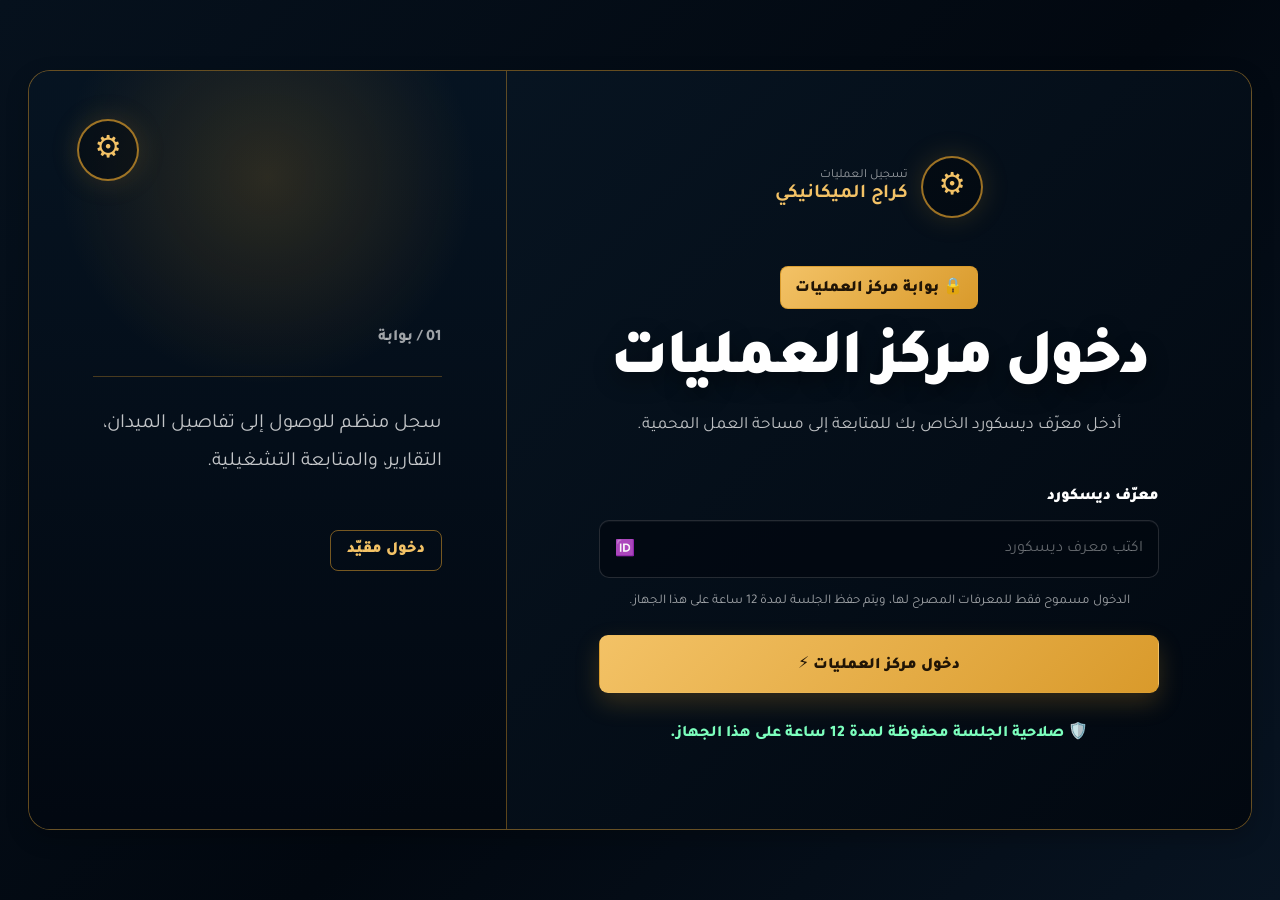
<file: index.html>
<!doctype html>
<html lang="ar" dir="rtl">
<head>
  <meta charset="UTF-8" />
  <meta name="viewport" content="width=device-width, initial-scale=1.0" />
  <meta http-equiv="Cache-Control" content="no-cache, no-store, must-revalidate" />
  <meta http-equiv="Pragma" content="no-cache" />
  <meta http-equiv="Expires" content="0" />
  <title>توجيهات الميدان | كراج الميكانيكي</title>
  <link rel="preconnect" href="https://fonts.googleapis.com">
  <link rel="preconnect" href="https://fonts.gstatic.com" crossorigin>
  <link href="https://fonts.googleapis.com/css2?family=Tajawal:wght@400;500;700;800;900&display=swap" rel="stylesheet">
  <link rel="stylesheet" href="style.css?v=supervision-hard-code-fix" />
</head>
<body>
  <nav class="top-nav">
    <a class="active" href="index.html">توجيهات الميدان</a>
    <a href="reports.html">التقارير الميدانية</a>
    <a href="supervision.html">تقارير الإشراف</a>
    <a href="admin.html">شؤون إدارية</a>
    <a href="compare-report.html">مقارنة التقرير</a>
    <div class="nav-session-box">
      <span>Discord ID</span>
      <strong data-discord-id>---</strong>
      <button type="button" data-logout>إنهاء الجلسة</button>
    </div>
  </nav>

  <main class="page-shell wide">
    <section class="hero card">
      <span class="badge">كراج الميكانيكي</span>
      <h1>توجيهات الميدان</h1>
      <p>حسابك يحدد الاسم والكود تلقائياً. اختر التوجيه فقط، ثم انسخ النص الجاهز.</p>
    </section>

    <section class="form-card card direction-account-only-card">
      <div class="field account-profile-field">
        <label>الحساب الخاص بك</label>
        <div id="currentProfileCard" class="discord-profile-card account-ready">
          <img id="currentProfileAvatar" src="https://cdn.discordapp.com/embed/avatars/0.png" alt="صورة الحساب" />
          <div>
            <strong id="currentProfileName">جاري تحميل الحساب...</strong>
            <span id="currentProfileDetails">---</span>
          </div>
        </div>
      </div>

      <div class="field direction-select-field">
        <label for="rank">التوجيه / المسمى الميداني</label>
        <select id="rank">
          <option value="">اختر التوجيه</option>
          <option value="اشراف منطقة لوس">اشراف منطقة لوس</option>
          <option value="اشراف منطقة ساندي">اشراف منطقة ساندي</option>
          <option value="اشراف منطقة بوليتو">اشراف منطقة بوليتو</option>
          <option value="اشراف منطقة ساندي + بوليتو">اشراف منطقة ساندي + بوليتو</option>
          <option value="شؤون التوظيف">شؤون التوظيف</option>
        </select>
        <div id="rankCustomSelect" class="custom-select" data-select-target="rank">
          <button id="rankCustomButton" class="custom-select-button" type="button" aria-haspopup="listbox" aria-expanded="false">اختر التوجيه</button>
          <div id="rankCustomMenu" class="custom-select-menu" role="listbox" aria-label="التوجيه / المسمى الميداني"></div>
        </div>
      </div>

      <div class="account-output-hint">
        <strong>صيغة النص:</strong>
        <span>الاسم | CD | الكود | التوجيه</span>
      </div>

      <div class="button-row account-actions-row">
        <button id="showBtn" class="primary" type="button">إظهار النص</button>
        <button id="copyBtn" class="secondary" type="button">نسخ النص</button>
      </div>

      <div id="resultBox" class="result">سيظهر النص هنا بعد اختيار التوجيه.</div>
    </section>
  </main>

  <div id="toast"></div>

  <script src="auth.js?v=supervision-hard-code-fix"></script>
  <script src="script.js?v=supervision-hard-code-fix"></script>
</body>
</html>
</file>
<file: style.css>
:root {
  --bg: #020810;
  --bg-2: #07111d;
  --panel: rgba(8, 18, 29, 0.86);
  --panel-2: rgba(11, 25, 39, 0.92);
  --panel-3: rgba(15, 32, 49, 0.92);
  --line: rgba(255, 255, 255, 0.12);
  --line-gold: rgba(224, 158, 49, 0.52);
  --text: #f5f7fb;
  --muted: #9eabb8;
  --gold: #d99a2b;
  --gold-2: #f3c266;
  --gold-dark: #7c5415;
  --blue: #1f8cff;
  --cyan: #38d5ff;
  --green: #28c76f;
  --red: #e35046;
  --orange: #f59e0b;
  --input: rgba(6, 14, 23, 0.9);
  --shadow: 0 10px 26px rgba(0, 0, 0, 0.26);
  --glow: 0 0 10px rgba(217, 154, 43, 0.16);
  --radius-xl: 18px;
  --radius-lg: 14px;
  --radius-md: 10px;
  --sidebar-width: 300px;
}

* {
  box-sizing: border-box;
}

html {
  scroll-behavior: smooth;
}

body {
  margin: 0;
  min-height: 100vh;
  font-family: "Tajawal", system-ui, -apple-system, BlinkMacSystemFont, "Segoe UI", sans-serif;
  color: var(--text);
  background:
    linear-gradient(90deg, rgba(2,8,16,0.96), rgba(5,13,23,0.88)),
    radial-gradient(circle at 16% 6%, rgba(33, 150, 243, 0.14), transparent 26rem),
    radial-gradient(circle at 78% 18%, rgba(217, 154, 43, 0.15), transparent 28rem),
    radial-gradient(circle at 50% 100%, rgba(15, 118, 110, 0.12), transparent 32rem),
    var(--bg);
  overflow-x: hidden;
}

body::before {
  content: "";
  position: fixed;
  inset: 0;
  z-index: -3;
  pointer-events: none;
  background:
    linear-gradient(rgba(2,8,16,0.56), rgba(2,8,16,0.94)),
    linear-gradient(135deg, rgba(8, 21, 34, 0.95), rgba(2, 8, 16, 0.98));
  background-size: cover;
  background-position: center;
  filter: saturate(0.9) contrast(1.05);
  opacity: 0.45;
}

body::after {
  content: "";
  position: fixed;
  inset: 0;
  z-index: -2;
  pointer-events: none;
  opacity: 0.42;
  background-image:
    linear-gradient(rgba(255,255,255,0.025) 1px, transparent 1px),
    linear-gradient(90deg, rgba(255,255,255,0.025) 1px, transparent 1px);
  background-size: 36px 36px;
  mask-image: linear-gradient(to bottom, black, transparent 92%);
}

body.login-body {
  display: grid;
  place-items: center;
  min-height: 100vh;
  padding: 28px;
}

::selection {
  color: #111827;
  background: var(--gold-2);
}

/* Main layout */
.page-shell,
.page-shell.wide {
  width: auto !important;
  max-width: none !important;
  margin: 0 !important;
  margin-right: calc(var(--sidebar-width) + 24px) !important;
  margin-left: 18px !important;
  padding: 18px 0 34px !important;
}

.card {
  position: relative;
  border: 1px solid rgba(255,255,255,0.11);
  border-radius: var(--radius-xl);
  background:
    linear-gradient(145deg, rgba(13, 28, 44, 0.86), rgba(4, 13, 22, 0.86));
  box-shadow: var(--shadow);
  backdrop-filter: none;
  -webkit-backdrop-filter: none;
}

/* Sidebar */
.top-nav {
  position: fixed;
  top: 0;
  right: 0;
  bottom: 0;
  z-index: 80;
  width: var(--sidebar-width);
  display: flex;
  flex-direction: column;
  gap: 10px;
  padding: 24px 18px;
  overflow-y: auto;
  border-left: 2px solid rgba(217, 154, 43, 0.78);
  background:
    radial-gradient(circle at 50% 8%, rgba(217,154,43,0.13), transparent 13rem),
    linear-gradient(180deg, rgba(4,15,25,0.98), rgba(3,9,16,0.98));
  box-shadow: -18px 0 60px rgba(0, 0, 0, 0.35);
}

.top-nav::before {
  content: "كراج\Aالميكانيكي\AROLEPLAY OPERATIONS";
  white-space: pre-line;
  display: grid;
  place-items: center;
  min-height: 156px;
  margin: 2px 6px 18px;
  padding: 18px 10px;
  color: var(--gold-2);
  text-align: center;
  line-height: 1.3;
  font-size: 1.95rem;
  font-weight: 900;
  text-shadow: 0 3px 0 rgba(0,0,0,0.22), 0 0 28px rgba(217,154,43,0.16);
  background:
    radial-gradient(circle, rgba(217,154,43,0.16), transparent 62%),
    linear-gradient(135deg, rgba(255,255,255,0.03), rgba(255,255,255,0.01));
  border: 1px solid rgba(217,154,43,0.22);
  border-radius: 20px;
}

.top-nav::after {
  content: "LOS SANTOS\A MECHANIC GARAGE\A\Aنظام العمليات والمراقبة\Aكراج الميكانيكي";
  white-space: pre-line;
  display: grid;
  place-items: center;
  margin-top: auto;
  min-height: 176px;
  padding: 18px 10px;
  color: rgba(255,255,255,0.76);
  text-align: center;
  line-height: 1.55;
  border-top: 1px solid rgba(217,154,43,0.35);
  background:
    radial-gradient(circle at center, rgba(217,154,43,0.10), transparent 66%),
    linear-gradient(180deg, transparent, rgba(217,154,43,0.03));
  font-size: 0.86rem;
}

.top-nav a {
  position: relative;
  display: flex;
  align-items: center;
  justify-content: space-between;
  min-height: 58px;
  padding: 14px 18px;
  color: #f3f6f9;
  text-decoration: none;
  font-size: 1.04rem;
  font-weight: 900;
  border: 1px solid rgba(255,255,255,0.12);
  border-radius: 12px;
  background: rgba(255,255,255,0.035);
  transition: transform 0.18s ease, border-color 0.18s ease, background 0.18s ease, box-shadow 0.18s ease;
}

.top-nav a:nth-of-type(1)::before { content: "🏠"; }
.top-nav a:nth-of-type(2)::before { content: "➤"; }
.top-nav a:nth-of-type(3)::before { content: "📋"; }
.top-nav a:nth-of-type(4)::before { content: "🛡️"; }
.top-nav a:nth-of-type(5)::before { content: "💼"; }
.top-nav a:nth-of-type(6)::before { content: "📊"; }

.top-nav a::before {
  order: 2;
  font-size: 1.32rem;
  filter: drop-shadow(0 0 7px rgba(217,154,43,0.22));
}

.top-nav a:hover {
  transform: translateX(-4px);
  border-color: rgba(217,154,43,0.55);
  background: rgba(217,154,43,0.10);
  box-shadow: var(--glow);
}

.top-nav a.active {
  color: #fff7df;
  background:
    linear-gradient(90deg, rgba(217,154,43,0.50), rgba(217,154,43,0.12)),
    rgba(255,255,255,0.045);
  border-color: rgba(243,194,102,0.95);
  box-shadow: 0 0 0 1px rgba(217,154,43,0.38), 0 0 28px rgba(217,154,43,0.28);
}

/* Session block in sidebar */
.nav-session-box {
  margin-top: 16px;
  padding: 16px 12px;
  border: 1px solid rgba(255,255,255,0.11);
  border-radius: 14px;
  background: rgba(255,255,255,0.035);
}

.nav-session-box span {
  display: block;
  color: rgba(255,255,255,0.54);
  font-size: 0.78rem;
  margin-bottom: 6px;
}

.nav-session-box strong {
  display: block;
  direction: ltr;
  text-align: right;
  color: #fff;
  font-size: 0.86rem;
  word-break: break-all;
  margin-bottom: 10px;
}

.nav-session-box button {
  width: 100%;
  min-height: 42px;
  color: #fff;
  background: rgba(255,255,255,0.08);
  border: 1px solid rgba(255,255,255,0.16);
}

/* Hero */
.hero {
  min-height: 300px;
  display: grid;
  align-content: center;
  overflow: hidden;
  padding: 44px 46px;
  margin-bottom: 18px;
  isolation: isolate;
  border-color: rgba(217,154,43,0.42);
  background:
    linear-gradient(90deg, rgba(3,10,18,0.64) 0%, rgba(4,15,25,0.94) 48%, rgba(4,13,22,0.96) 100%),
    linear-gradient(135deg, rgba(8, 21, 34, 0.95), rgba(2, 8, 16, 0.98));
  background-size: cover;
  background-position: center;
}

.hero::before {
  content: "";
  position: absolute;
  inset: 0;
  z-index: -1;
  background:
    radial-gradient(circle at 88% 14%, rgba(217,154,43,0.17), transparent 20rem),
    linear-gradient(120deg, transparent 0%, transparent 70%, rgba(217,154,43,0.12) 70%, transparent 72%);
  pointer-events: none;
}

.hero::after {
  content: "";
  position: absolute;
  inset: 20px;
  border: 1px solid rgba(217,154,43,0.28);
  border-radius: 14px;
  pointer-events: none;
}

.badge {
  justify-self: start;
  display: inline-flex;
  align-items: center;
  gap: 8px;
  margin-bottom: 14px;
  padding: 8px 14px;
  color: #ffe3a8;
  background: rgba(217,154,43,0.16);
  border: 1px solid rgba(217,154,43,0.64);
  border-radius: 8px;
  font-size: 0.88rem;
  font-weight: 900;
}

.badge::before {
  content: "⚡";
  color: var(--gold-2);
}

h1, h2, p {
  margin-top: 0;
}

h1 {
  color: #fff;
  margin: 0 0 12px;
  font-size: clamp(2.5rem, 5.5vw, 4.4rem);
  line-height: 1.08;
  font-weight: 900;
  letter-spacing: -0.04em;
  text-shadow: 0 8px 22px rgba(0,0,0,0.45);
}

.hero p {
  max-width: 760px;
  color: rgba(255,255,255,0.78);
  font-size: 1.08rem;
  line-height: 1.9;
}

/* Forms and cards */
.form-card,
.report-card {
  padding: 26px;
  border-color: rgba(217,154,43,0.28);
}

.form-card {
  display: grid;
  grid-template-columns: repeat(2, minmax(0, 1fr));
  gap: 18px;
}

.report-card {
  overflow: hidden;
}

.report-card::before,
.form-card::before,
.audit-panel::before {
  content: "";
  position: absolute;
  inset: 0 0 auto 0;
  height: 2px;
  background: linear-gradient(90deg, transparent, var(--gold), transparent);
  opacity: 0.72;
}

.report-card > h2,
.audit-panel > h2,
.custom-card h2 {
  position: relative;
  color: #fff;
  margin: 28px 0 18px;
  padding-bottom: 12px;
  font-size: 1.38rem;
  font-weight: 900;
  border-bottom: 1px solid rgba(255,255,255,0.10);
}

.report-card > h2:first-child,
.audit-panel > h2:first-child {
  margin-top: 0;
}

.report-card > h2::after,
.audit-panel > h2::after,
.custom-card h2::after {
  content: "";
  position: absolute;
  bottom: -1px;
  right: 0;
  width: 84px;
  height: 2px;
  background: var(--gold);
  box-shadow: 0 0 16px rgba(217,154,43,0.4);
}

.grid {
  display: grid;
  gap: 16px;
  margin-bottom: 8px;
}

.grid.one {
  grid-template-columns: 1fr;
}

.grid.two {
  grid-template-columns: repeat(2, minmax(0, 1fr));
}

.grid.three {
  grid-template-columns: repeat(3, minmax(0, 1fr));
}

.field {
  display: grid;
  gap: 8px;
  min-width: 0;
}

.field label {
  color: rgba(255,255,255,0.9);
  font-size: 0.98rem;
  font-weight: 900;
}

.field label span {
  color: var(--muted);
  font-weight: 600;
}

input,
select,
textarea {
  width: 100%;
  color: #f8fbff;
  background:
    linear-gradient(180deg, rgba(255,255,255,0.05), rgba(255,255,255,0.02)),
    var(--input);
  border: 1px solid rgba(255,255,255,0.14);
  border-radius: 10px;
  padding: 14px 15px;
  font: inherit;
  outline: none;
  box-shadow: inset 0 1px 0 rgba(255,255,255,0.04);
  transition: border-color 0.18s ease, box-shadow 0.18s ease, background 0.18s ease;
}

textarea {
  min-height: 62px;
  resize: vertical;
  line-height: 1.75;
}

input::placeholder,
textarea::placeholder {
  color: rgba(255,255,255,0.38);
}

input:hover,
select:hover,
textarea:hover {
  border-color: rgba(217,154,43,0.42);
}

input:focus,
select:focus,
textarea:focus {
  border-color: rgba(243,194,102,0.86);
  box-shadow: 0 0 0 3px rgba(217,154,43,0.14), 0 0 24px rgba(217,154,43,0.10);
}

input[readonly],
textarea[readonly] {
  background: rgba(255,255,255,0.035);
  color: rgba(255,255,255,0.72);
}

select {
  cursor: pointer;
}

input[type="file"] {
  padding: 10px;
}

input[type="file"]::file-selector-button {
  margin-left: 10px;
  border: 0;
  border-radius: 8px;
  padding: 9px 13px;
  font: inherit;
  font-weight: 900;
  color: #201405;
  background: linear-gradient(135deg, var(--gold-2), var(--gold));
  cursor: pointer;
}

.inline {
  display: grid;
  grid-template-columns: minmax(0, 1fr) 84px;
  gap: 8px;
}

.inline.date-time {
  grid-template-columns: minmax(0, 1fr) minmax(0, 1fr) 84px;
}

.button-row {
  display: flex;
  gap: 10px;
  align-items: center;
  flex-wrap: wrap;
  margin-top: 18px;
}

.form-card .button-row,
.form-card .result {
  grid-column: 1 / -1;
}

button,
.open-external-link,
.compare-open-link {
  min-height: 46px;
  border: 1px solid transparent;
  border-radius: 9px;
  padding: 12px 18px;
  font: inherit;
  font-weight: 900;
  cursor: pointer;
  text-decoration: none;
  transition: transform 0.18s ease, box-shadow 0.18s ease, filter 0.18s ease, border-color 0.18s ease;
}

button:hover,
.open-external-link:hover,
.compare-open-link:hover {
  transform: translateY(-2px);
  filter: brightness(1.07);
}

button:active,
.open-external-link:active,
.compare-open-link:active {
  transform: translateY(0);
}

.primary,
.open-external-link,
.compare-open-link {
  color: #211506;
  background: linear-gradient(135deg, var(--gold-2), var(--gold));
  box-shadow: 0 10px 24px rgba(217,154,43,0.22);
}

.secondary {
  color: #fff;
  background: rgba(255,255,255,0.08);
  border-color: rgba(255,255,255,0.14);
}

.ghost {
  color: #ffe2a3;
  background: rgba(217,154,43,0.08);
  border-color: rgba(217,154,43,0.24);
}

.danger {
  color: #fff;
  background: rgba(227,80,70,0.78);
  border-color: rgba(227,80,70,0.48);
}

.section-note {
  margin: -6px 0 18px;
  padding: 11px 13px;
  color: rgba(255,255,255,0.66);
  background: rgba(255,255,255,0.045);
  border: 1px solid rgba(255,255,255,0.10);
  border-radius: 9px;
  line-height: 1.75;
}

.result {
  min-height: 92px;
  padding: 20px;
  border: 1px dashed rgba(217,154,43,0.34);
  border-radius: 10px;
  color: #f6f9fd;
  background: rgba(2, 8, 16, 0.58);
  line-height: 1.9;
  word-break: break-word;
}

.result.ready {
  border-style: solid;
  border-color: rgba(217,154,43,0.68);
  background: rgba(217,154,43,0.08);
  box-shadow: 0 0 22px rgba(217,154,43,0.10);
}

.result-wrap {
  margin-top: 20px;
}

.report-output {
  min-height: 510px;
  white-space: pre-wrap;
  direction: rtl;
  background: rgba(2, 8, 16, 0.70);
}

.admin-form.hidden,
.hidden {
  display: none !important;
}

/* Report pages with image panel */
.report-layout {
  display: grid;
  grid-template-columns: 365px minmax(0, 1fr);
  gap: 18px;
  align-items: start;
  direction: ltr;
}

.report-layout > * {
  direction: rtl;
}

.audit-panel {
  position: sticky;
  top: 18px;
  padding: 22px;
  overflow: hidden;
  border-color: rgba(217,154,43,0.32);
}

.audit-panel p {
  margin-bottom: 18px;
  color: rgba(255,255,255,0.64);
  line-height: 1.8;
}

.audit-actions {
  display: grid;
  grid-template-columns: repeat(2, minmax(0, 1fr));
  gap: 8px;
  margin: 14px 0 12px;
}

.audit-actions button {
  width: 100%;
  min-height: 43px;
  padding: 10px;
  font-size: 0.9rem;
}

.audit-preview {
  position: relative;
  min-height: 340px;
  margin-top: 16px;
  display: grid;
  place-items: center;
  overflow: auto;
  border: 1px dashed rgba(217,154,43,0.32);
  border-radius: 12px;
  background:
    linear-gradient(45deg, rgba(255,255,255,.025) 25%, transparent 25%),
    linear-gradient(-45deg, rgba(255,255,255,.025) 25%, transparent 25%),
    linear-gradient(45deg, transparent 75%, rgba(255,255,255,.025) 75%),
    linear-gradient(-45deg, transparent 75%, rgba(255,255,255,.025) 75%),
    #06101b;
  background-size: 24px 24px;
  background-position: 0 0, 0 12px, 12px -12px, -12px 0;
}

.audit-preview img {
  position: relative;
  z-index: 1;
  width: 100%;
  max-width: none;
  max-height: 650px;
  display: block;
  object-fit: contain;
  cursor: grab;
  user-select: none;
  touch-action: none;
  transform-origin: center center;
}

.audit-preview img.is-dragging {
  cursor: grabbing;
}

.image-placeholder {
  padding: 34px 24px;
  color: rgba(255,255,255,0.48);
  text-align: center;
  line-height: 1.8;
}

.audit-guide {
  position: absolute;
  left: 12px;
  right: 12px;
  top: 30%;
  height: 0;
  z-index: 5;
  cursor: ns-resize;
  touch-action: none;
  border-top: 2px dashed var(--gold-2);
  filter: drop-shadow(0 0 8px rgba(217,154,43,0.5));
}

.audit-guide::before {
  content: "";
  position: absolute;
  left: -5px;
  top: -6px;
  width: 12px;
  height: 12px;
  border-radius: 50%;
  background: var(--gold-2);
}

.audit-guide span {
  position: absolute;
  left: 18px;
  top: -17px;
  padding: 3px 9px;
  border-radius: 999px;
  color: #1d1202;
  background: var(--gold-2);
  font-size: 0.76rem;
  font-weight: 900;
  white-space: nowrap;
}

.audit-guide.is-dragging {
  border-top-style: solid;
}

.audit-dim {
  position: absolute;
  left: 0;
  right: 0;
  z-index: 2;
  pointer-events: none;
  background: rgba(0, 0, 0, 0.64);
  backdrop-filter: none;
}

.audit-dim-top {
  top: 0;
  height: 30%;
}

.audit-dim-bottom {
  top: 42%;
  bottom: 0;
}

.mention-input {
  direction: ltr;
  text-align: left;
  unicode-bidi: plaintext;
}

.mention-input::placeholder {
  direction: rtl;
  text-align: right;
}

/* Compare */
.compare-card,
.compare-full-card {
  padding: 16px;
}

.compare-actions,
.compare-toolbar {
  display: flex;
  justify-content: space-between;
  align-items: center;
  gap: 12px;
  flex-wrap: wrap;
  margin-bottom: 12px;
}

.compare-toolbar h1 {
  margin: 0;
  color: #fff;
  font-size: 1.45rem;
}

.compare-frame-wrap,
.compare-frame-full {
  width: 100%;
  height: calc(100vh - 120px);
  min-height: 680px;
  overflow: hidden;
  border: 1px solid rgba(217,154,43,0.32);
  border-radius: 12px;
  background: #020810;
}

.compare-frame-wrap iframe,
.compare-frame-full iframe {
  display: block;
  width: 100%;
  height: 100%;
  border: 0;
  background: #020810;
}

.external-hide-time.hidden {
  display: none !important;
}

#toast {
  position: fixed;
  left: 50%;
  bottom: 22px;
  z-index: 200;
  max-width: calc(100% - 30px);
  padding: 12px 18px;
  border-radius: 999px;
  color: #201405;
  background: linear-gradient(135deg, var(--gold-2), var(--gold));
  box-shadow: 0 18px 45px rgba(0,0,0,0.38);
  font-weight: 900;
  opacity: 0;
  pointer-events: none;
  transform: translateX(-50%) translateY(18px);
  transition: opacity 0.22s ease, transform 0.22s ease;
}

#toast.show {
  opacity: 1;
  transform: translateX(-50%) translateY(0);
}

/* Login page in RP style */
.login-shell {
  width: min(1240px, 100%);
}

.login-card {
  min-height: min(760px, calc(100vh - 56px));
  display: grid;
  grid-template-columns: 1.4fr 0.9fr;
  overflow: hidden;
  border: 1px solid rgba(217,154,43,0.45);
  border-radius: 22px;
  background:
    linear-gradient(145deg, rgba(12,26,41,0.92), rgba(3,10,18,0.96));
  box-shadow: 0 28px 100px rgba(0,0,0,0.55);
}

.login-panel {
  position: relative;
  display: grid;
  align-content: center;
  padding: clamp(32px, 5vw, 76px);
}

.login-form-panel {
  background:
    linear-gradient(90deg, rgba(3,10,18,0.84), rgba(7,18,30,0.92)),
    linear-gradient(135deg, rgba(8, 21, 34, 0.95), rgba(2, 8, 16, 0.98));
  background-size: cover;
  background-position: center;
}

.login-side-panel {
  color: rgba(255,255,255,0.86);
  background:
    radial-gradient(circle at 50% 14%, rgba(217,154,43,0.18), transparent 13rem),
    linear-gradient(180deg, rgba(6,20,33,0.98), rgba(2,8,16,0.98));
  border-right: 1px solid rgba(217,154,43,0.42);
}

.brand-row {
  display: inline-flex;
  align-items: center;
  gap: 13px;
  justify-self: center;
  margin-bottom: 48px;
}

.brand-row span {
  display: block;
  color: rgba(255,255,255,0.58);
  font-size: 0.78rem;
}

.brand-row strong {
  color: var(--gold-2);
  font-size: 1.22rem;
}

.brand-mark,
.side-logo {
  display: grid;
  place-items: center;
  width: 62px;
  height: 62px;
  color: var(--gold-2);
  border: 2px solid rgba(217,154,43,0.72);
  border-radius: 50%;
  background: rgba(0,0,0,0.28);
  font-size: 1.9rem;
  box-shadow: 0 0 28px rgba(217,154,43,0.18);
}

.login-chip {
  justify-self: center;
  margin-bottom: 20px;
  padding: 9px 14px;
  color: #211506;
  background: linear-gradient(135deg, var(--gold-2), var(--gold));
  border: 1px solid rgba(217,154,43,0.8);
  font-weight: 900;
  border-radius: 8px;
}

.login-form-panel h1 {
  text-align: center;
  color: #fff;
  font-size: clamp(2.6rem, 5vw, 4.7rem);
  text-shadow: 0 8px 22px rgba(0,0,0,0.45);
}

.login-form-panel p {
  text-align: center;
  color: rgba(255,255,255,0.74);
  font-size: 1.08rem;
  line-height: 1.8;
}

.login-form {
  width: min(560px, 100%);
  justify-self: center;
  margin-top: 30px;
  display: grid;
  gap: 13px;
}

.login-form label {
  color: #fff;
  font-weight: 900;
}

.login-input-wrap {
  position: relative;
}

.login-input-wrap input {
  padding-left: 48px;
  min-height: 58px;
  background: rgba(2,8,16,0.72);
}

.login-input-wrap span {
  position: absolute;
  left: 16px;
  top: 50%;
  transform: translateY(-50%);
  color: var(--gold-2);
}

.login-form small {
  color: rgba(255,255,255,0.62);
  line-height: 1.6;
  text-align: center;
}

.login-submit {
  min-height: 58px;
  margin-top: 10px;
}

.login-error {
  color: #fff;
  background: rgba(227,80,70,0.88);
  border: 1px solid rgba(255,255,255,0.12);
  border-radius: 9px;
  padding: 10px 12px;
  font-weight: 900;
}

.login-safe-note {
  margin-top: 28px;
  color: #7cffbd;
  text-align: center;
  font-weight: 800;
}

.side-logo {
  position: absolute;
  top: 48px;
  left: 48px;
}

.side-number {
  margin-top: auto;
  color: rgba(255,255,255,0.62);
  font-weight: 800;
}

.side-line {
  height: 1px;
  margin: 28px 0;
  background: rgba(217,154,43,0.32);
}

.login-side-panel p {
  max-width: 420px;
  color: rgba(255,255,255,0.76);
  font-size: 1.26rem;
  line-height: 1.9;
}

.mini-badge {
  justify-self: start;
  margin-top: 28px;
  padding: 10px 16px;
  color: var(--gold-2);
  border: 1px solid rgba(217,154,43,0.54);
  border-radius: 8px;
  font-weight: 900;
}

@media (max-width: 1180px) {
  .page-shell,
  .page-shell.wide {
    width: min(100% - 22px, 1240px) !important;
    margin-inline: auto !important;
    padding-top: 118px !important;
  }

  .top-nav {
    left: 12px;
    right: 12px;
    top: 12px;
    bottom: auto;
    width: auto;
    min-height: 76px;
    flex-direction: row;
    align-items: center;
    overflow-x: auto;
    border-left: 0;
    border: 1px solid rgba(217,154,43,0.35);
    border-radius: 18px;
    scrollbar-width: none;
  }

  .top-nav::-webkit-scrollbar {
    display: none;
  }

  .top-nav::before,
  .top-nav::after {
    display: none;
  }

  .top-nav a {
    flex: 0 0 auto;
  }

  .nav-session-box {
    flex: 0 0 auto;
    margin-top: 0;
    padding: 0;
    border: 0;
    background: transparent;
  }

  .nav-session-box span,
  .nav-session-box strong {
    display: none;
  }

  .nav-session-box button {
    white-space: nowrap;
  }
}

@media (max-width: 980px) {
  .report-layout {
    grid-template-columns: 1fr;
    direction: rtl;
  }

  .audit-panel {
    position: relative;
    top: auto;
  }

  .login-card {
    grid-template-columns: 1fr;
  }

  .login-side-panel {
    min-height: 280px;
  }
}

@media (max-width: 760px) {
  body.login-body {
    padding: 14px;
  }

  .page-shell,
  .page-shell.wide {
    width: min(100% - 18px, 1240px) !important;
    padding-top: 112px !important;
  }

  .hero {
    min-height: 245px;
    padding: 34px 24px;
    text-align: center;
  }

  .badge {
    justify-self: center;
  }

  .form-card,
  .report-card {
    padding: 22px;
  }

  .form-card,
  .grid.two,
  .grid.three {
    grid-template-columns: 1fr;
  }

  .inline,
  .inline.date-time {
    grid-template-columns: 1fr;
  }

  .button-row {
    display: grid;
    grid-template-columns: 1fr;
  }

  .button-row button,
  .button-row a {
    width: 100%;
  }

  .audit-actions {
    grid-template-columns: 1fr;
  }

  .compare-frame-wrap,
  .compare-frame-full {
    min-height: 600px;
    height: calc(100vh - 190px);
  }

  .login-panel {
    padding: 28px 20px;
  }

  .brand-row {
    margin-bottom: 34px;
  }

  .side-logo {
    top: 28px;
    left: 28px;
  }
}


/* نسخة أخف للتصفح والتنقل */
body::before {
  background: linear-gradient(135deg, #06111d 0%, #020810 55%, #081422 100%) !important;
  filter: none !important;
  opacity: 1 !important;
}

body::after {
  opacity: 0.12 !important;
  background-size: 52px 52px !important;
}

.card,
.top-nav,
.hero,
.report-card,
.form-card,
.audit-panel,
.login-card {
  backdrop-filter: none !important;
  -webkit-backdrop-filter: none !important;
  box-shadow: 0 8px 22px rgba(0, 0, 0, 0.22) !important;
}

.hero {
  background:
    linear-gradient(135deg, rgba(7, 20, 33, 0.96), rgba(2, 8, 16, 0.98)) !important;
}

.login-form-panel {
  background:
    linear-gradient(135deg, rgba(7, 20, 33, 0.97), rgba(2, 8, 16, 0.99)) !important;
}

.top-nav a:hover,
.top-nav a.active,
.result.ready {
  box-shadow: 0 0 10px rgba(217, 154, 43, 0.16) !important;
}

input:focus,
select:focus,
textarea:focus {
  box-shadow: 0 0 0 2px rgba(217,154,43,0.14) !important;
}

button,
.top-nav a,
input,
select,
textarea,
.audit-preview img,
#toast {
  transition-duration: 0.08s !important;
}

.audit-dim {
  backdrop-filter: none !important;
}

@media (prefers-reduced-motion: reduce) {
  *,
  *::before,
  *::after {
    transition: none !important;
    animation: none !important;
    scroll-behavior: auto !important;
  }
}


.discord-profile-card {
  display: flex;
  align-items: center;
  gap: 12px;
  margin-top: 10px;
  padding: 12px;
  border: 1px solid rgba(217,154,43,0.35);
  border-radius: 12px;
  background: rgba(217,154,43,0.08);
}

.discord-profile-card img {
  width: 50px;
  height: 50px;
  border-radius: 50%;
  object-fit: cover;
  border: 2px solid rgba(217,154,43,0.75);
  background: rgba(255,255,255,0.08);
}

.discord-profile-card strong {
  display: block;
  color: #fff;
  font-weight: 900;
  line-height: 1.5;
}

.discord-profile-card span {
  display: block;
  direction: ltr;
  text-align: right;
  color: rgba(255,255,255,0.65);
  font-size: 0.88rem;
}


/* توجيهات الميدان: الحساب حسب تسجيل الدخول فقط */
.direction-only-card {
  grid-template-columns: minmax(0, 1fr) minmax(0, 1fr);
}

.account-field,
.direction-field {
  align-self: end;
}

.discord-profile-card {
  display: flex;
  align-items: center;
  gap: 12px;
  min-height: 76px;
  padding: 12px;
  border: 1px solid rgba(217,154,43,0.38);
  border-radius: 12px;
  background: rgba(217,154,43,0.08);
}

.discord-profile-card img {
  width: 52px;
  height: 52px;
  border-radius: 50%;
  object-fit: cover;
  border: 2px solid rgba(217,154,43,0.78);
  background: rgba(255,255,255,0.08);
}

.discord-profile-card strong {
  display: block;
  color: #fff;
  font-weight: 900;
  line-height: 1.5;
}

.discord-profile-card span {
  display: block;
  direction: ltr;
  text-align: right;
  color: rgba(255,255,255,0.67);
  font-size: 0.88rem;
}

@media (max-width: 760px) {
  .direction-only-card {
    grid-template-columns: 1fr;
  }
}

/* FINAL: توجيهات الميدان مرتبطة بالحساب فقط */
.direction-account-only-card {
  grid-template-columns: minmax(0, 1fr) minmax(0, 1fr) !important;
  align-items: end;
}

.account-profile-field,
.direction-select-field {
  min-width: 0;
}

.discord-profile-card {
  display: flex;
  align-items: center;
  gap: 12px;
  min-height: 78px;
  padding: 13px;
  border: 1px solid rgba(217,154,43,0.42);
  border-radius: 13px;
  background: rgba(217,154,43,0.08);
}

.discord-profile-card img {
  width: 54px;
  height: 54px;
  border-radius: 50%;
  object-fit: cover;
  border: 2px solid rgba(217,154,43,0.78);
  background: rgba(255,255,255,0.08);
}

.discord-profile-card strong {
  display: block;
  color: #fff;
  font-weight: 900;
  line-height: 1.5;
}

.discord-profile-card span {
  display: block;
  direction: ltr;
  text-align: right;
  color: rgba(255,255,255,0.67);
  font-size: 0.88rem;
}

.account-output-hint {
  grid-column: 1 / -1;
  display: flex;
  gap: 8px;
  flex-wrap: wrap;
  align-items: center;
  padding: 12px 14px;
  border: 1px solid rgba(255,255,255,0.10);
  border-radius: 11px;
  background: rgba(255,255,255,0.04);
  color: rgba(255,255,255,0.72);
}

.account-output-hint strong {
  color: #f3c266;
}

.account-actions-row {
  grid-column: 1 / -1;
}

@media (max-width: 760px) {
  .direction-account-only-card {
    grid-template-columns: 1fr !important;
  }
}


/* إصلاح قوائم الاختيار في Firefox + قائمة مخصصة للتوجيهات */
select {
  color-scheme: dark;
}

select option,
select optgroup {
  background-color: #0d151e !important;
  color: #ffffff !important;
  font-size: 1rem;
}

select option:checked {
  background-color: #d99a2b !important;
  color: #201405 !important;
}

@-moz-document url-prefix() {
  select {
    background-color: #0a141f !important;
    color: #ffffff !important;
  }

  select option,
  select optgroup {
    background-color: #111820 !important;
    color: #ffffff !important;
  }
}

.native-select-hidden {
  position: absolute !important;
  width: 1px !important;
  height: 1px !important;
  opacity: 0 !important;
  pointer-events: none !important;
  overflow: hidden !important;
}

.direction-select-field {
  position: relative;
}

.custom-select {
  position: relative;
  width: 100%;
  z-index: 20;
}

.custom-select-button {
  width: 100%;
  min-height: 56px;
  display: flex;
  align-items: center;
  justify-content: space-between;
  color: #f8fbff;
  background: linear-gradient(180deg, rgba(255,255,255,0.05), rgba(255,255,255,0.02)), #0a141f;
  border: 1px solid rgba(217,154,43,0.52);
  border-radius: 10px;
  padding: 14px 15px;
  text-align: right;
  font-size: 1rem;
  box-shadow: none !important;
}

.custom-select-button::before {
  content: "⌄";
  order: 2;
  font-size: 1.15rem;
  color: #ffffff;
}

.custom-select.open .custom-select-button {
  border-color: rgba(243,194,102,0.9);
}

.custom-select-menu {
  display: none;
  position: absolute;
  top: calc(100% + 8px);
  left: 0;
  right: 0;
  max-height: 320px;
  overflow-y: auto;
  padding: 8px;
  border: 1px solid rgba(217,154,43,0.48);
  border-radius: 12px;
  background: #10171d;
  box-shadow: 0 14px 26px rgba(0,0,0,0.30) !important;
  z-index: 999;
}

.custom-select.open .custom-select-menu {
  display: grid;
  gap: 6px;
}

.custom-select-option {
  width: 100%;
  min-height: 42px;
  padding: 10px 12px;
  color: #ffffff;
  background: transparent;
  border: 1px solid transparent;
  border-radius: 8px;
  text-align: right;
  font-size: 1rem;
  box-shadow: none !important;
}

.custom-select-option:hover,
.custom-select-option:focus {
  color: #201405;
  background: linear-gradient(135deg, #f3c266, #d99a2b);
  border-color: rgba(243,194,102,0.85);
  outline: none;
}


/* تنظيف خيارات التوجيه + دقائق الإجازة */
.inline.date-time {
  grid-template-columns: minmax(0, 1fr) 86px 86px 76px;
}

#leaveFromTime,
#leaveToTime,
#leaveFromMinute,
#leaveToMinute {
  color: #f8fbff !important;
  background-color: #0b1724 !important;
}

#leaveFromTime option,
#leaveToTime option,
#leaveFromMinute option,
#leaveToMinute option,
#rank option {
  color: #f8fbff !important;
  background: #101820 !important;
}

@media (max-width: 760px) {
  .inline.date-time {
    grid-template-columns: 1fr;
  }
}


/* إصلاح ظهور خانة الدقائق في الشؤون الإدارية */
.admin-date-time-row {
  display: grid !important;
  grid-template-columns: minmax(190px, 1fr) 120px 120px 80px !important;
  gap: 8px !important;
  align-items: center !important;
}

.admin-date-time-row input,
.admin-date-time-row select {
  min-width: 0 !important;
  width: 100% !important;
}

#leaveFromTime,
#leaveToTime,
#leaveFromMinute,
#leaveToMinute,
#leaveFromPeriod,
#leaveToPeriod {
  color: #f8fbff !important;
  background-color: #0b1724 !important;
}

#leaveFromTime option,
#leaveToTime option,
#leaveFromMinute option,
#leaveToMinute option,
#leaveFromPeriod option,
#leaveToPeriod option {
  color: #f8fbff !important;
  background: #101820 !important;
}

@media (max-width: 1100px) {
  .admin-date-time-row {
    grid-template-columns: 1fr 1fr !important;
  }
}

@media (max-width: 620px) {
  .admin-date-time-row {
    grid-template-columns: 1fr !important;
  }
}


/* قوائم الساعة والدقيقة المخصصة للشؤون الإدارية - بديلة لقائمة Firefox */
.custom-time-hidden {
  display: none !important;
}

.custom-time-select {
  position: relative;
  width: 100%;
  min-width: 0;
}

.custom-time-trigger {
  width: 100%;
  min-height: 46px;
  display: flex;
  align-items: center;
  justify-content: space-between;
  color: #f8fbff !important;
  background:
    linear-gradient(180deg, rgba(255,255,255,0.05), rgba(255,255,255,0.02)),
    #0b1724 !important;
  border: 1px solid rgba(255,255,255,0.14) !important;
  border-radius: 10px;
  padding: 12px 14px;
  box-shadow: none !important;
}

.custom-time-trigger::before {
  content: "⌄";
  color: #f8fbff;
  font-size: 1.2rem;
  margin-left: 8px;
}

.custom-time-select.open .custom-time-trigger {
  border-color: rgba(243,194,102,0.86) !important;
}

.custom-time-menu {
  position: absolute;
  top: calc(100% + 6px);
  left: 0;
  right: 0;
  z-index: 9999;
  display: none;
  max-height: 230px;
  overflow-y: auto;
  padding: 6px;
  border: 1px solid rgba(217,154,43,0.48);
  border-radius: 10px;
  background: #101820;
  box-shadow: 0 14px 30px rgba(0,0,0,0.35);
}

.custom-time-select.open .custom-time-menu {
  display: grid;
  gap: 4px;
}

.custom-time-option {
  width: 100%;
  min-height: 36px;
  color: #f8fbff !important;
  background: transparent !important;
  border: 0 !important;
  border-radius: 7px;
  padding: 8px 10px;
  text-align: center;
  box-shadow: none !important;
}

.custom-time-option:hover,
.custom-time-option.selected {
  color: #211506 !important;
  background: linear-gradient(135deg, #f3c266, #d99a2b) !important;
}

.admin-date-time-row {
  overflow: visible !important;
}

/* حذف خانة الملاحظات نهائياً من الشؤون الإدارية */
.leave-notes-title, .leave-notes-group, #leaveNotes { display: none !important; }


/* ربط جدول الميكانيك وتحويل الأكواد إلى منشن */
.mechanics-status-note,
.mechanics-mention-helper {
  margin-bottom: 18px;
}

.mechanics-status-note span,
.mechanics-mention-helper [data-mechanics-status] {
  color: #f3c266;
  font-weight: 900;
}

.mechanics-mention-helper {
  padding: 20px;
  border-color: rgba(217,154,43,0.32);
}

.mechanics-mention-helper textarea {
  min-height: 110px;
}


/* إصلاح ظهور صفحة مقارنة التقرير كاملة */
body.compare-fullscreen-page {
  overflow-x: hidden !important;
}

body.compare-fullscreen-page .page-shell,
body.compare-fullscreen-page .page-shell.wide,
body.compare-fullscreen-page .compare-page-shell {
  width: calc(100vw - 32px) !important;
  max-width: none !important;
  margin-right: auto !important;
  margin-left: auto !important;
  padding-right: 0 !important;
}

body.compare-fullscreen-page .compare-frame-wrap,
body.compare-fullscreen-page .compare-frame-full {
  overflow: auto !important;
}

body.compare-fullscreen-page .compare-frame-wrap iframe,
body.compare-fullscreen-page .compare-frame-full iframe {
  min-width: 1200px !important;
}


/* مقارنة التقرير المحلية بالأسماء من جدول الميكانيك */
.local-report-compare textarea {
  min-height: 260px;
}

.compare-input-grid {
  align-items: stretch;
}

.compare-results-grid {
  display: grid;
  grid-template-columns: repeat(3, minmax(0, 1fr));
  gap: 14px;
  margin-top: 18px;
}

.compare-result-card {
  min-height: 240px;
  padding: 16px;
  border: 1px solid rgba(217,154,43,0.28);
  border-radius: 14px;
  background: rgba(0,0,0,0.24);
}

.compare-result-card h2 {
  margin: 0 0 12px;
  color: #f3c266;
  font-size: 1.1rem;
}

.compare-name-list {
  display: grid;
  gap: 8px;
}

.compare-name-item {
  display: grid;
  gap: 4px;
  padding: 10px 12px;
  border: 1px solid rgba(255,255,255,0.08);
  border-radius: 10px;
  background: rgba(255,255,255,0.045);
}

.compare-name-item strong {
  color: #fff;
  font-weight: 900;
}

.compare-name-item span {
  direction: ltr;
  text-align: right;
  color: rgba(255,255,255,0.68);
  font-size: 0.86rem;
}

.compare-name-item code {
  direction: ltr;
  text-align: right;
  color: #f3c266;
  background: rgba(0,0,0,0.20);
  border-radius: 7px;
  padding: 4px 6px;
  font-family: ui-monospace, SFMono-Regular, Consolas, monospace;
  font-size: 0.86rem;
}

.compare-empty {
  margin: 0;
  color: rgba(255,255,255,0.60);
  line-height: 1.8;
}

@media (max-width: 1050px) {
  .compare-results-grid {
    grid-template-columns: 1fr;
  }
}
</file>
